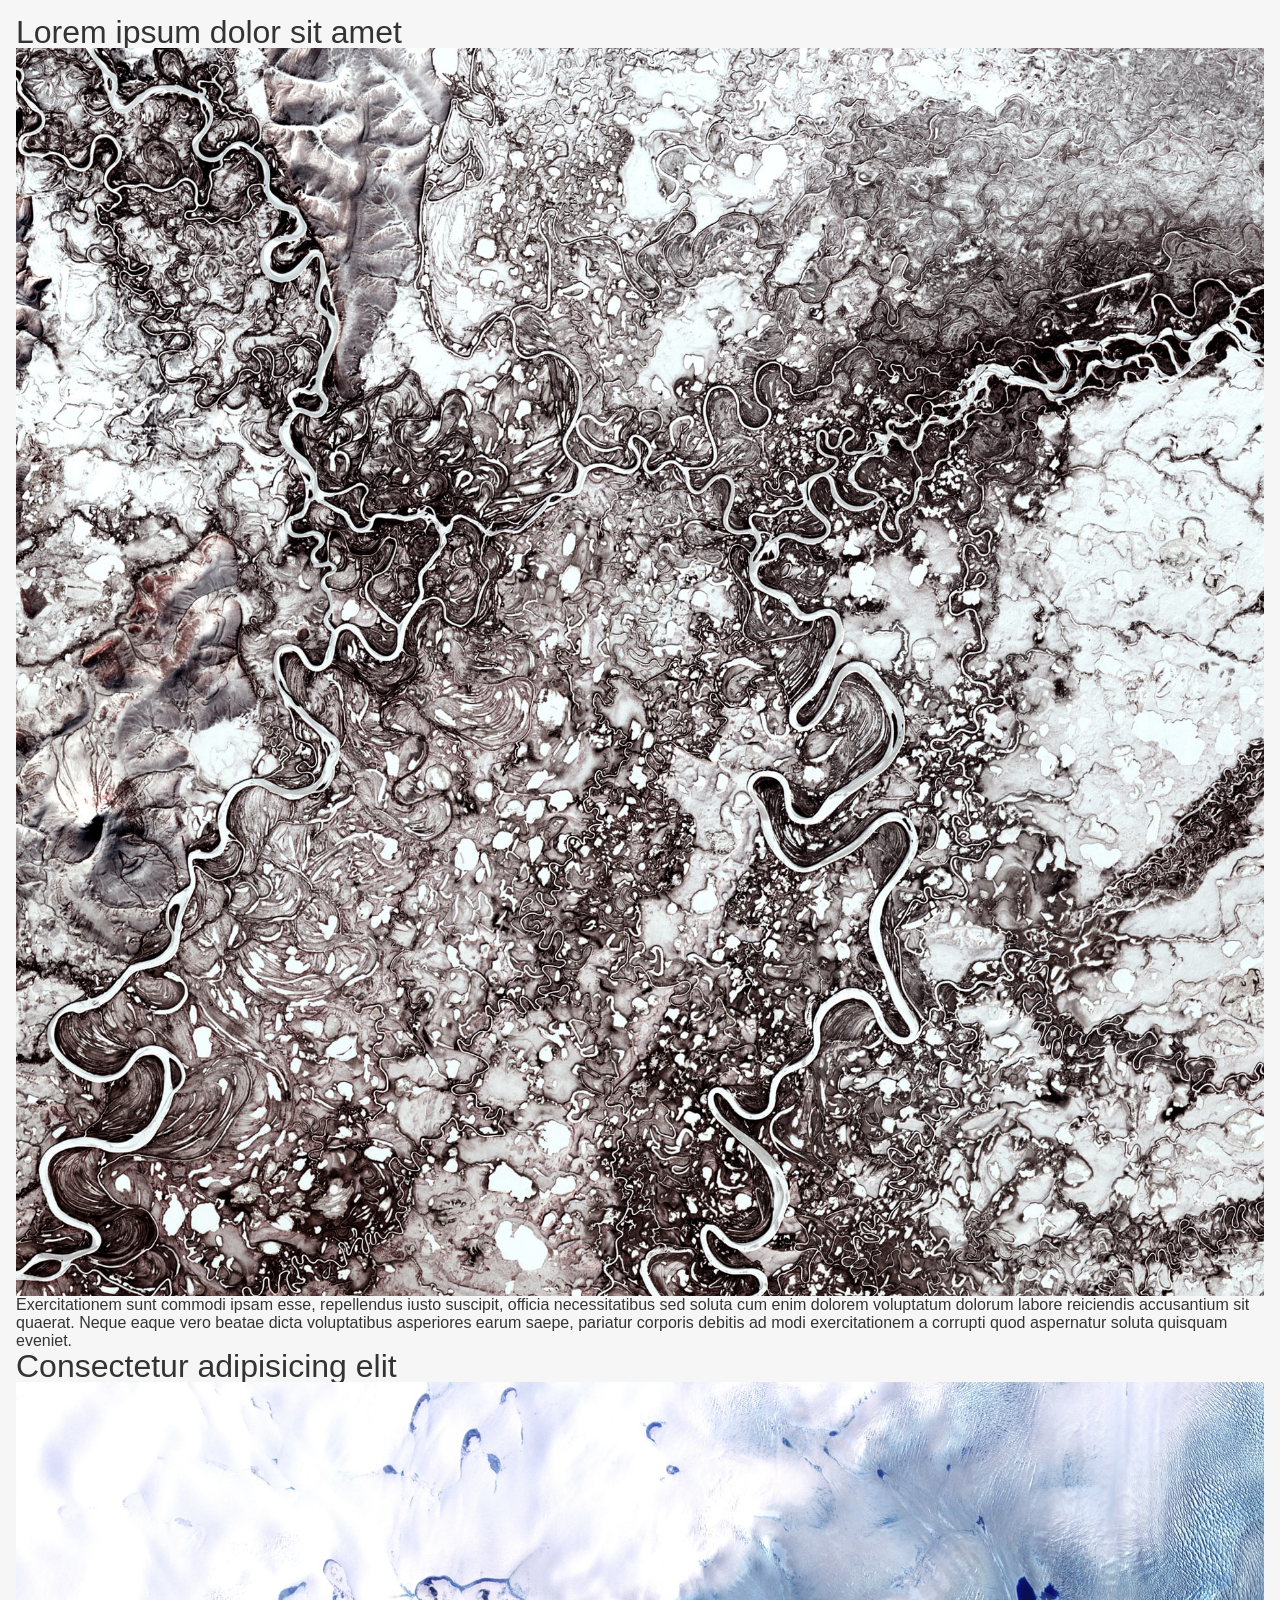
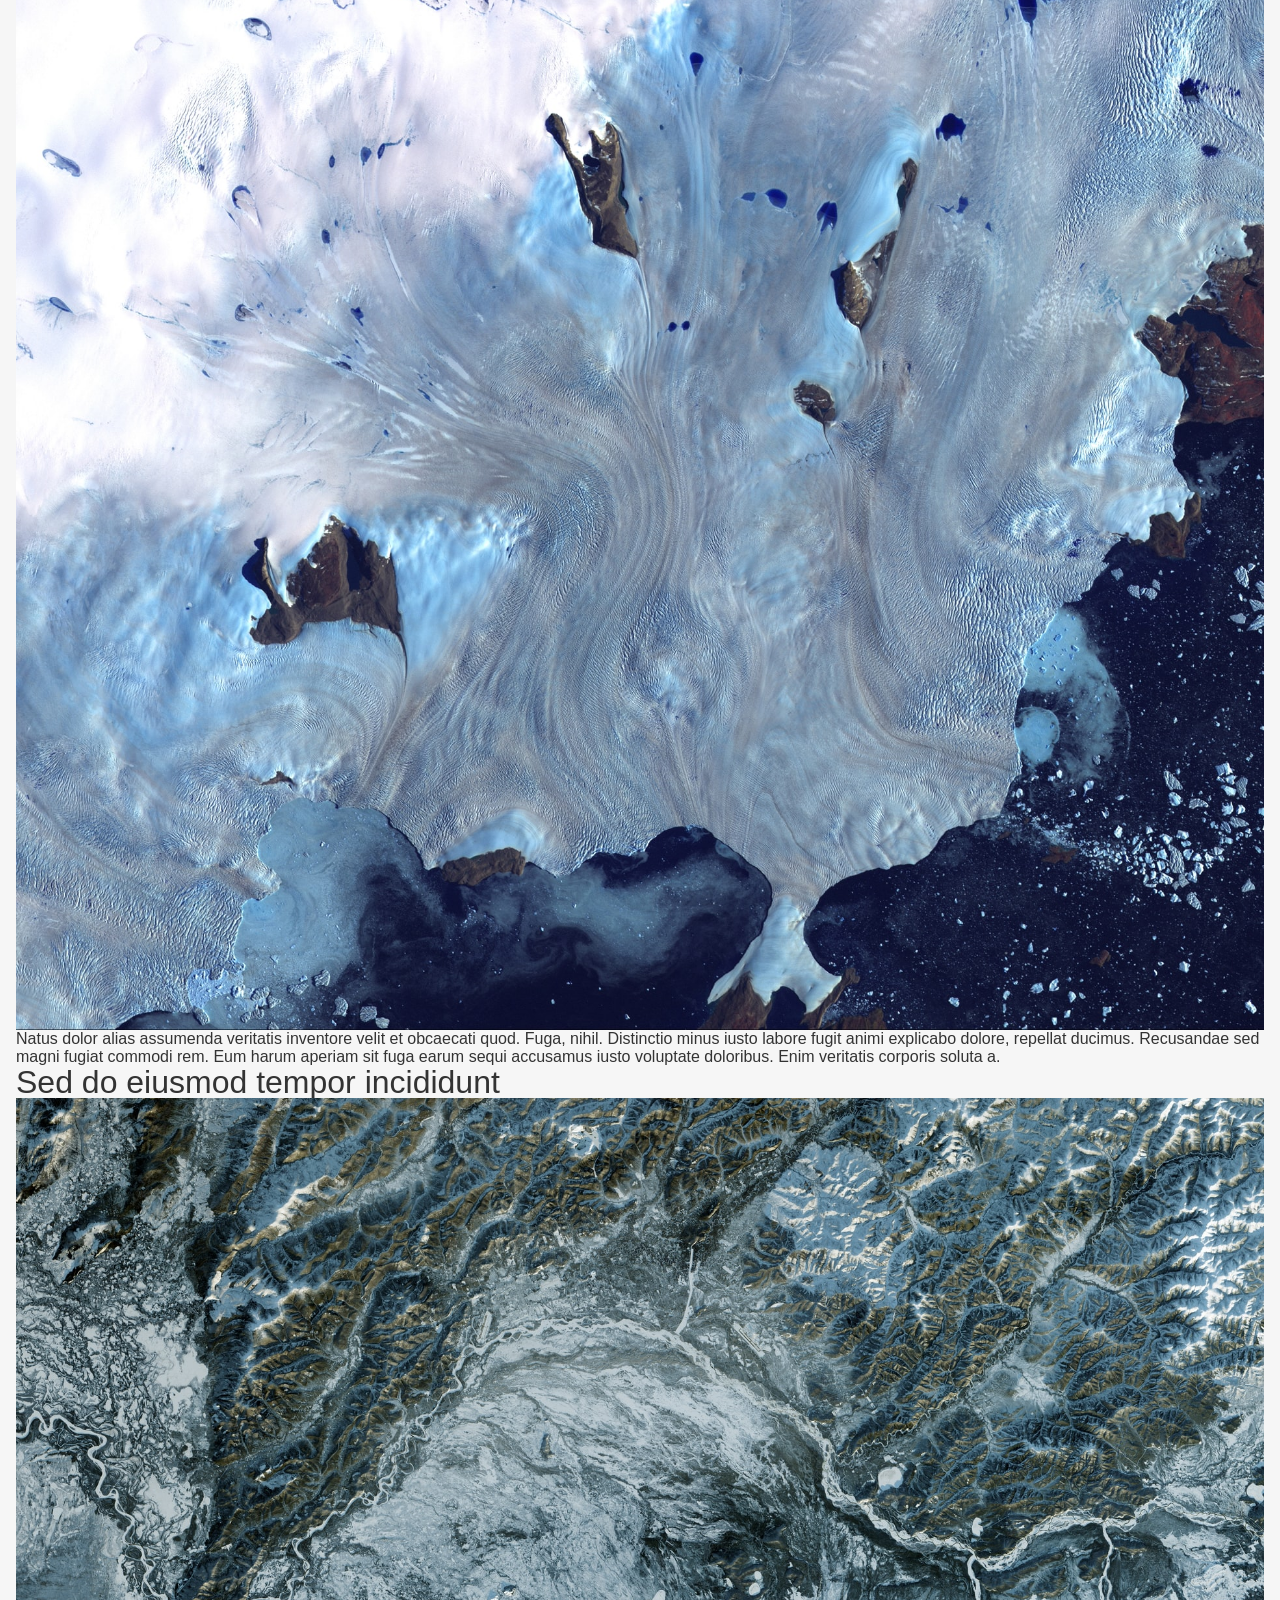
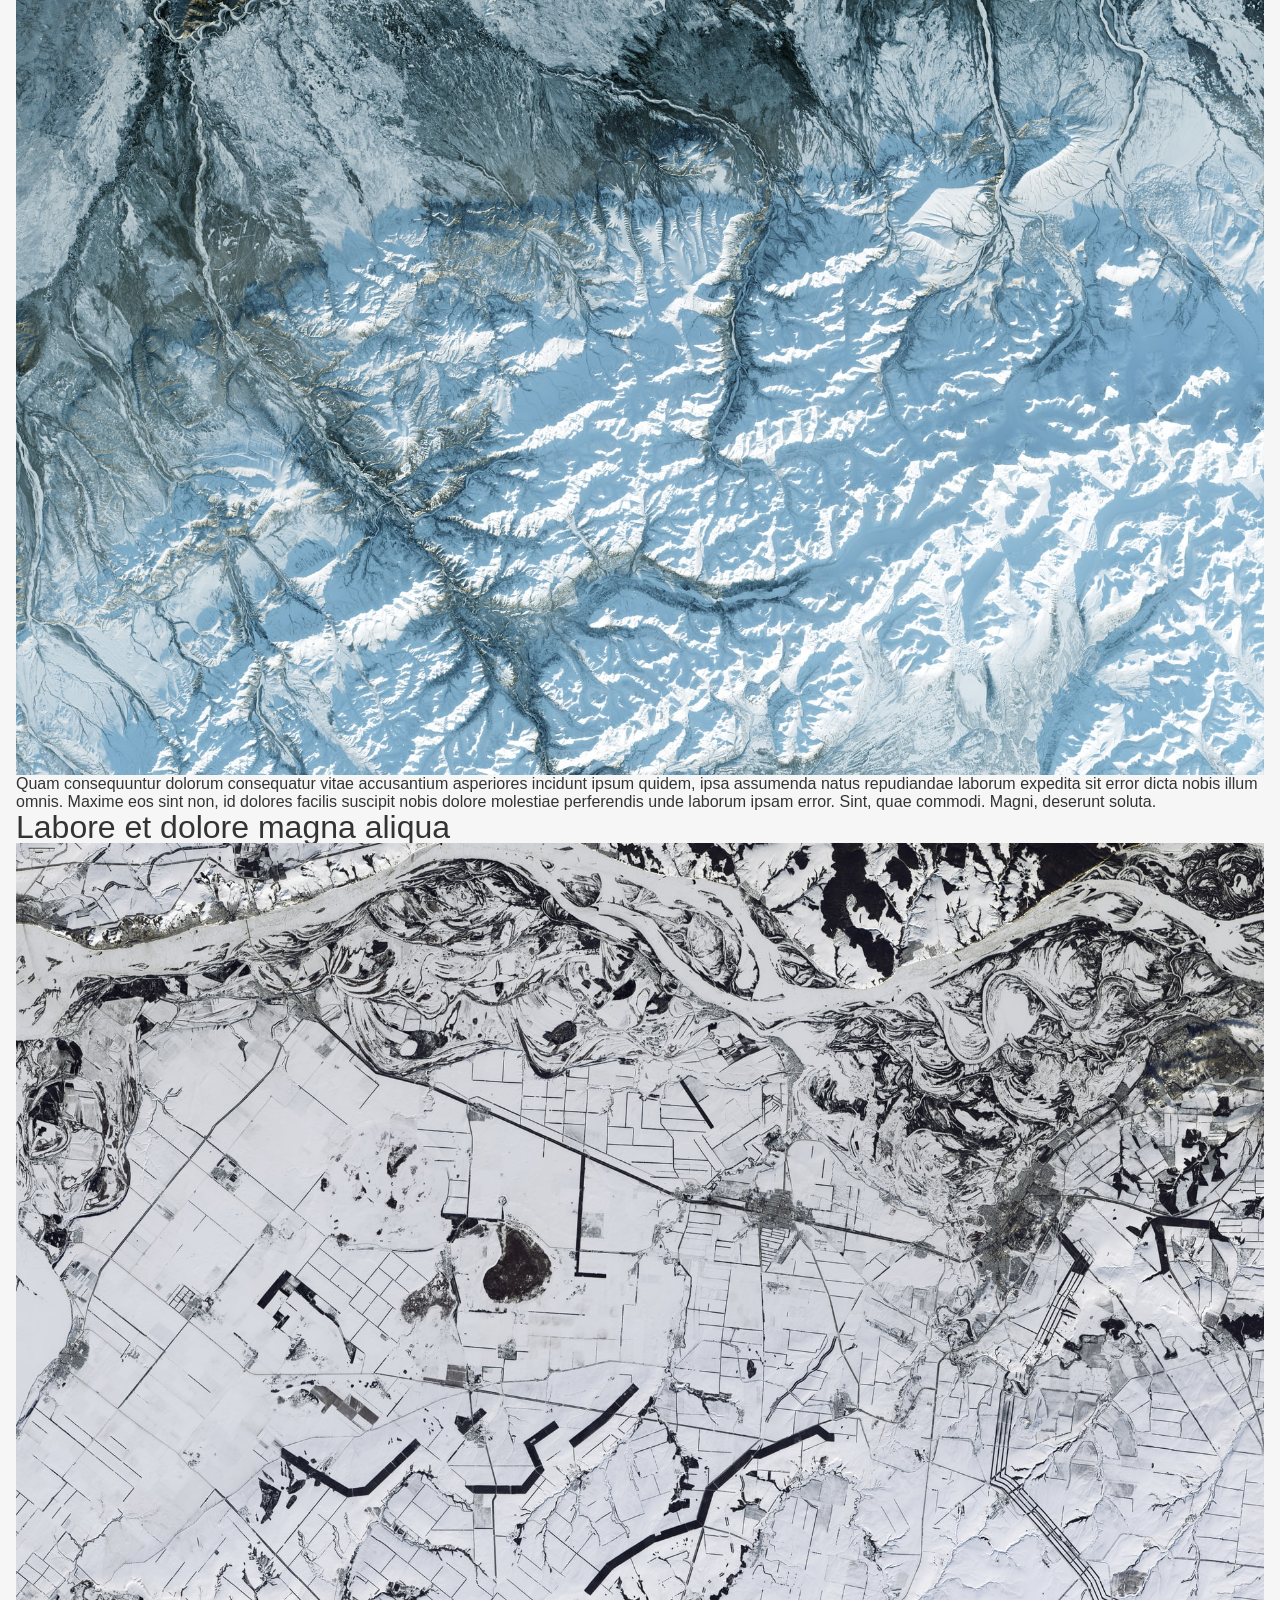
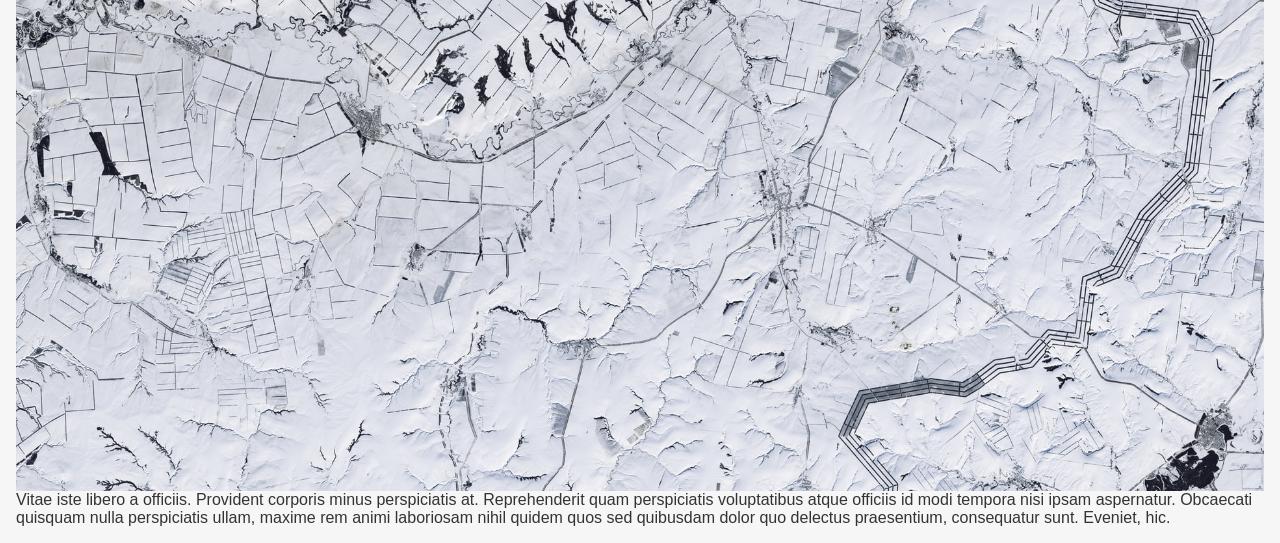
<file: _template.html>
<!DOCTYPE html>
<html lang="en" dir="ltr">
	<head>
		<meta charset="utf-8">
		<meta name="viewport" content="width=device-width, initial-scale=1.0">
		<title>template / example</title>

		<link rel="stylesheet" href="rsrc/style.css"> <!-- design, thème général -->
		<style media="screen">

			/* Fonction essentielle */

			

				/* moteur essentielle de mise en page de cette variation */
				
				/*
					description du fonctionnement CSS et HTML de cette mise en page.
					options ou paramètres supplémentaires.
					références vers la documentation.
				*/


			/*	-	-	-	-	-	-	-	-	-	-	-	-	-	-		-	-	-	-*/


			/* Style visuel et autres détails */

			

				/* habillage visuel et autres détails accessoires pour cette variation */

		</style>

	</head>
	<body>


			<h3>Lorem ipsum dolor sit amet</h3>
			<img src="rsrc/img1.jpg">
			<p>Exercitationem sunt commodi ipsam esse, repellendus iusto suscipit, officia necessitatibus sed soluta cum enim dolorem voluptatum dolorum labore reiciendis accusantium sit quaerat. Neque eaque vero beatae dicta voluptatibus asperiores earum saepe, pariatur corporis debitis ad modi exercitationem a corrupti quod aspernatur soluta quisquam eveniet.</p>


			<h3>Consectetur adipisicing elit</h3>
			<img src="rsrc/img2.jpg">
			<p>Natus dolor alias assumenda veritatis inventore velit et obcaecati quod. Fuga, nihil. Distinctio minus iusto labore fugit animi explicabo dolore, repellat ducimus. Recusandae sed magni fugiat commodi rem. Eum harum aperiam sit fuga earum sequi accusamus iusto voluptate doloribus. Enim veritatis corporis soluta a.</p>


			<h3>Sed do eiusmod tempor incididunt</h3>
			<img src="rsrc/img3.jpg">
			<p>Quam consequuntur dolorum consequatur vitae accusantium asperiores incidunt ipsum quidem, ipsa assumenda natus repudiandae laborum expedita sit error dicta nobis illum omnis. Maxime eos sint non, id dolores facilis suscipit nobis dolore molestiae perferendis unde laborum ipsam error. Sint, quae commodi. Magni, deserunt soluta.</p>


			<h3>Labore et dolore magna aliqua</h3>
			<img src="rsrc/img4.jpg">
			<p>Vitae iste libero a officiis. Provident corporis minus perspiciatis at. Reprehenderit quam perspiciatis voluptatibus atque officiis id modi tempora nisi ipsam aspernatur. Obcaecati quisquam nulla perspiciatis ullam, maxime rem animi laboriosam nihil quidem quos sed quibusdam dolor quo delectus praesentium, consequatur sunt. Eveniet, hic.</p>


	</body>
</html>
</file>
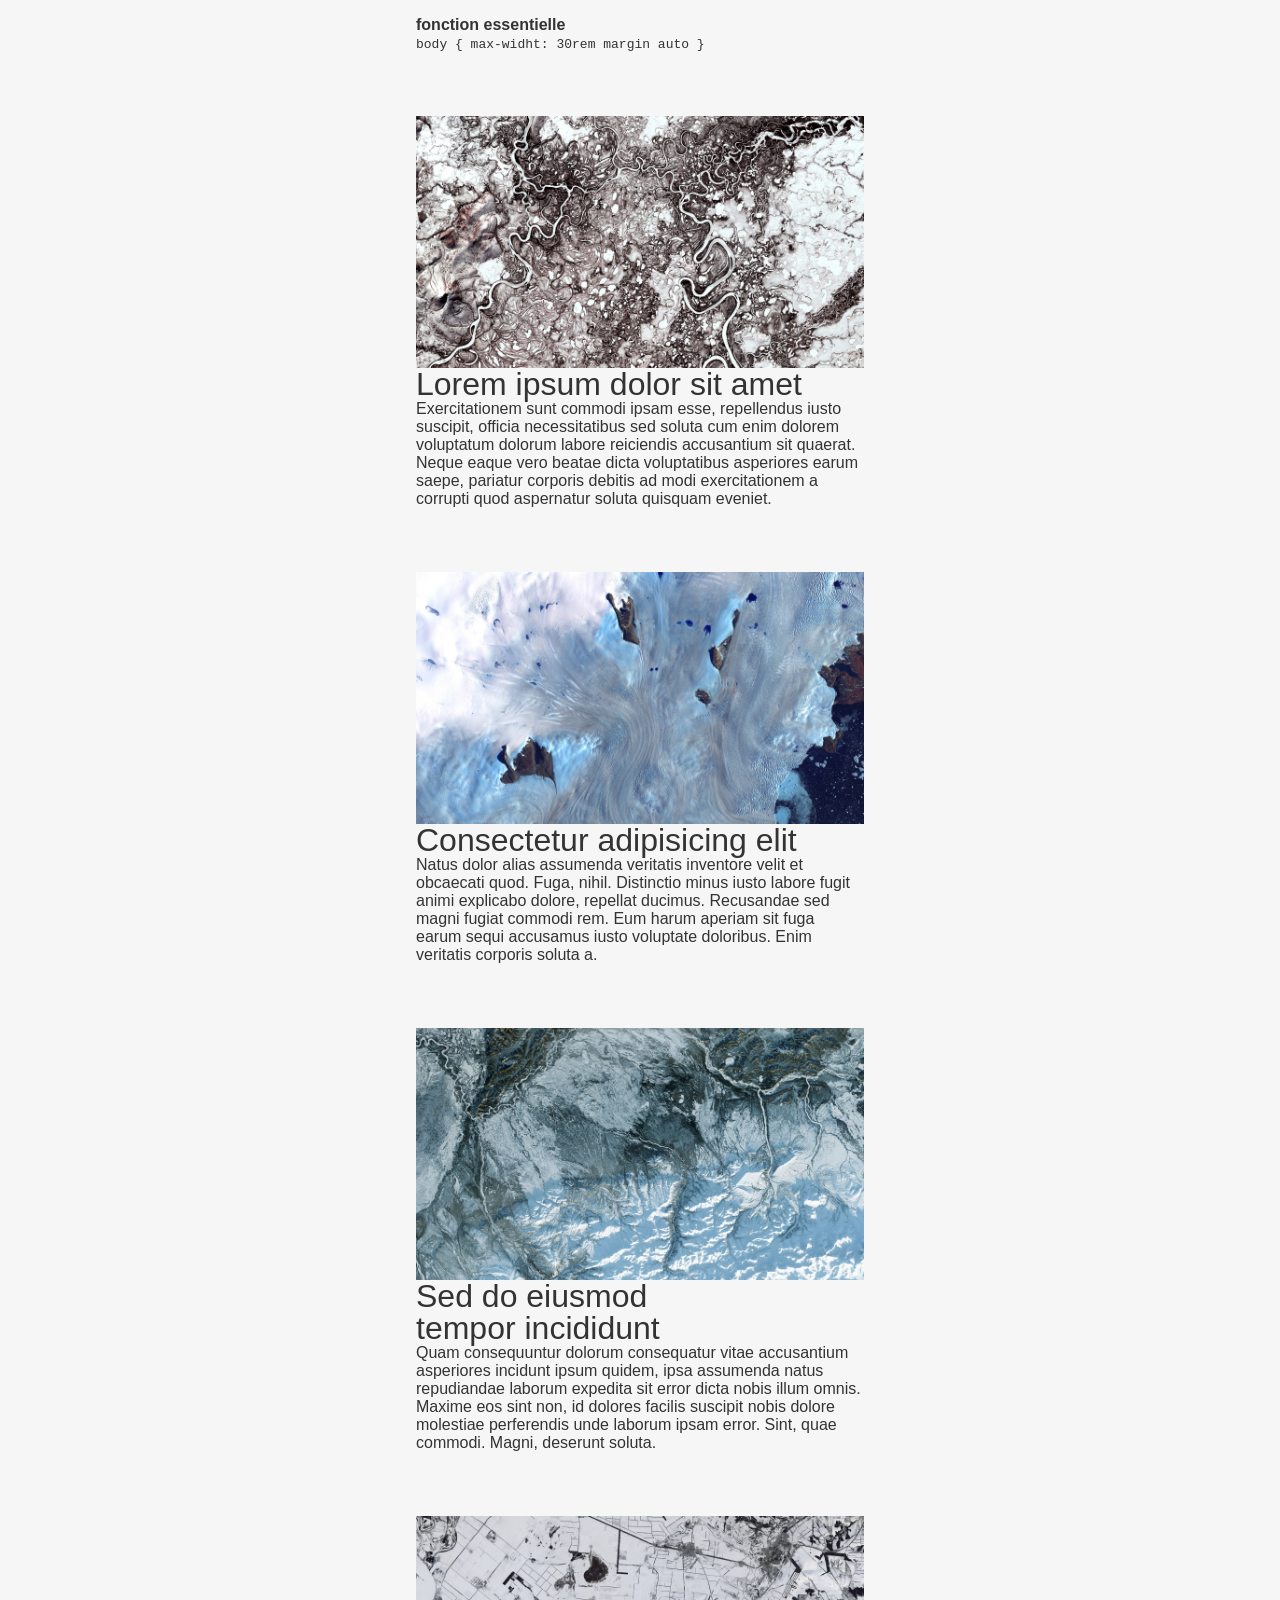
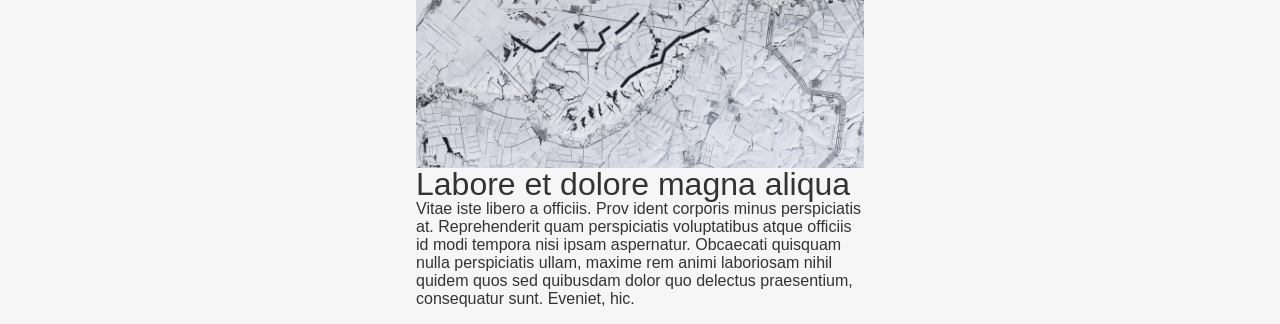
<file: layout-01-simple.html.html>
<!DOCTYPE html>
<html lang="en" dir="ltr">
	<head>
		<meta charset="utf-8">
		<meta name="viewport" content="width=device-width, initial-scale=1.0">
		<title>template / example</title>

		<link rel="stylesheet" href="rsrc/style.css"> <!-- design, thème général -->
		<style media="screen">

			/* Fonction essentielle */

			body{ max-width: 30rem; margin: auto;}

			

				/* moteur essentielle de mise en page de cette variation */
				
				/*
					description du fonctionnement CSS et HTML de cette mise en page.
					options ou paramètres supplémentaires.
					références vers la documentation.
				*/


			/*	-	-	-	-	-	-	-	-	-	-	-	-	-	-		-	-	-	-*/


			/* Style visuel et autres détails */

			img { aspect-ratio: 16/9;}

			img h3 p {margin-bottom: 1rem;}

			img { margin-top: 4rem;}

			h3 {text-wrap: balance;}

				/* habillage visuel et autres détails accessoires pour cette variation */

		</style>

	</head>
	<body>

		<div>
			<h4>fonction essentielle</h4>
			<code>body { max-widht: 30rem margin auto }</code>
		</div>

			<img src="rsrc/img1.jpg">
			<h3>Lorem ipsum dolor sit amet</h3>
			<p>Exercitationem sunt commodi ipsam esse, repellendus iusto suscipit, officia necessitatibus sed soluta cum enim dolorem voluptatum dolorum labore reiciendis accusantium sit quaerat. Neque eaque vero beatae dicta voluptatibus asperiores earum saepe, pariatur corporis debitis ad modi exercitationem a corrupti quod aspernatur soluta quisquam eveniet.</p>

			<img src="rsrc/img2.jpg">
			<h3>Consectetur adipisicing elit</h3>

			<p>Natus dolor alias assumenda veritatis inventore velit et obcaecati quod. Fuga, nihil. Distinctio minus iusto labore fugit animi explicabo dolore, repellat ducimus. Recusandae sed magni fugiat commodi rem. Eum harum aperiam sit fuga earum sequi accusamus iusto voluptate doloribus. Enim veritatis corporis soluta a.</p>

			<img src="rsrc/img3.jpg">
			<h3>Sed do eiusmod tempor incididunt</h3>

			<p>Quam consequuntur dolorum consequatur vitae accusantium asperiores incidunt ipsum quidem, ipsa assumenda natus repudiandae laborum expedita sit error dicta nobis illum omnis. Maxime eos sint non, id dolores facilis suscipit nobis dolore molestiae perferendis unde laborum ipsam error. Sint, quae commodi. Magni, deserunt soluta.</p>

			<img src="rsrc/img4.jpg">
			<h3>Labore et dolore magna aliqua</h3>

			<p>Vitae iste libero a officiis. Prov	ident corporis minus perspiciatis at. Reprehenderit quam perspiciatis voluptatibus atque officiis id modi tempora nisi ipsam aspernatur. Obcaecati quisquam nulla perspiciatis ullam, maxime rem animi laboriosam nihil quidem quos sed quibusdam dolor quo delectus praesentium, consequatur sunt. Eveniet, hic.</p>


	</body>
</html>
</file>
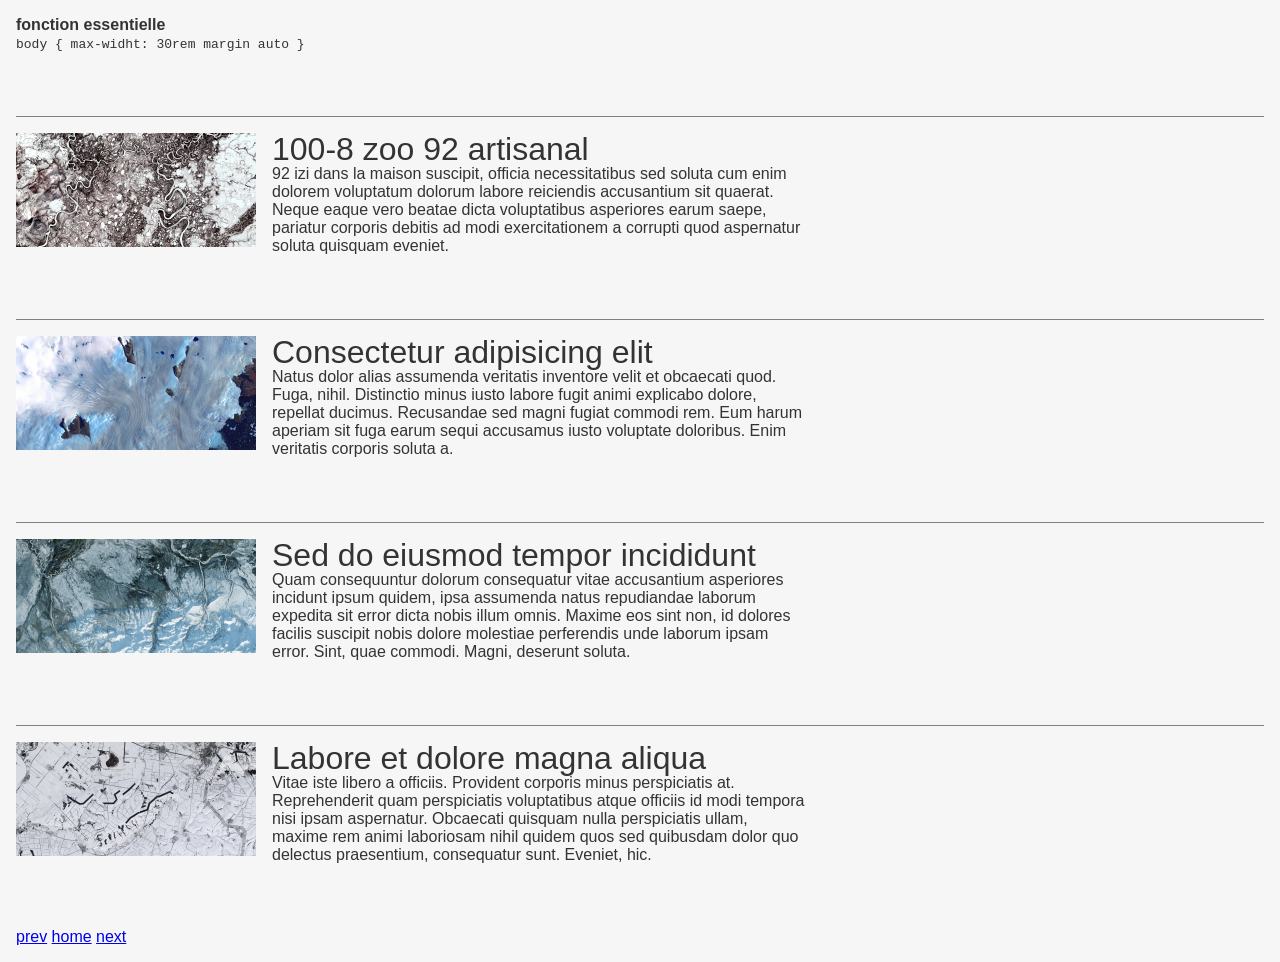
<file: layout-02-colonnes.html>
<!DOCTYPE html>
<html lang="en" dir="ltr">
	<head>
		<meta charset="utf-8">
		<meta name="viewport" content="width=device-width, initial-scale=1.0">
		<title>02 colonnes</title>

		<link rel="stylesheet" href="rsrc/style.css"> <!-- design, thème général -->
		<style media="screen">

			/* Fonction essentielle */
			section{display: flex;}

			

				/* moteur essentielle de mise en page de cette variation */
				
				/*
					description du fonctionnement CSS et HTML de cette mise en page.
					options ou paramètres supplémentaires.
					références vers la documentation.
				*/


			/*	-	-	-	-	-	-	-	-	-	-	-	-	-	-		-	-	-	-*/


			/* Bling */
			section {
				align-items: flex-start;
				/* dispay flex */
				gap: 1rem;
				margin: 4rem 0;
				border-top: 1px solid gray;
				padding-top: 1rem;
			}
			p{ max-width: 60ch;}

			.vignette{
				/* width 15rem */
				flex: 0 0 15rem;
				aspect-ratio: 19/9;
			}
			.vignette img{
				width: 100%;
				height: 100%;
				object-fit: cover;
			}

		</style>

		<div>
			<h4>fonction essentielle</h4>
			<code>body { max-widht: 30rem margin auto }</code>
		</div>
	</head>
	<body>

		<section>
			<div class="vignette">
				<img src="rsrc/img1.jpg">
			</div>
			<div class="description">
				<h3>100-8 zoo 92 artisanal</h3>
				<p>92 izi dans la maison suscipit, officia necessitatibus sed soluta cum enim dolorem voluptatum dolorum labore reiciendis accusantium sit quaerat. Neque eaque vero beatae dicta voluptatibus asperiores earum saepe, pariatur corporis debitis ad modi exercitationem a corrupti quod aspernatur soluta quisquam eveniet.</p>
			</div>
		</section>
		
		<section>
			<div class="vignette">
				<img src="rsrc/img2.jpg">
			</div>
			<div class="description">
				<h3>Consectetur adipisicing elit</h3>
				<p>Natus dolor alias assumenda veritatis inventore velit et obcaecati quod. Fuga, nihil. Distinctio minus iusto labore fugit animi explicabo dolore, repellat ducimus. Recusandae sed magni fugiat commodi rem. Eum harum aperiam sit fuga earum sequi accusamus iusto voluptate doloribus. Enim veritatis corporis soluta a.</p>
			</div>
			</section>

		<section>
			<div class="vignette">
				<img src="rsrc/img3.jpg">
			</div>
			<div class="description">
				<h3>Sed do eiusmod tempor incididunt</h3>
				<p>Quam consequuntur dolorum consequatur vitae accusantium asperiores incidunt ipsum quidem, ipsa assumenda natus repudiandae laborum expedita sit error dicta nobis illum omnis. Maxime eos sint non, id dolores facilis suscipit nobis dolore molestiae perferendis unde laborum ipsam error. Sint, quae commodi. Magni, deserunt soluta.</p>
			</div>
			</section>

		<section>
			<div class="vignette">
				<img src="rsrc/img4.jpg">
			</div>
			<div class="description">
				<h3>Labore et dolore magna aliqua</h3>
				<p>Vitae iste libero a officiis. Provident corporis minus perspiciatis at. Reprehenderit quam perspiciatis voluptatibus atque officiis id modi tempora nisi ipsam aspernatur. Obcaecati quisquam nulla perspiciatis ullam, maxime rem animi laboriosam nihil quidem quos sed quibusdam dolor quo delectus praesentium, consequatur sunt. Eveniet, hic.</p>
			</div>
			</section>

		<nav id="siteNav">
			<a href="layout-01-simple.html.html">prev</a>
			<a href="index.html">home</a>
			<a href="layout-03-zig-zag.html">next</a>
		</nav>

	</body>
</html>
</file>
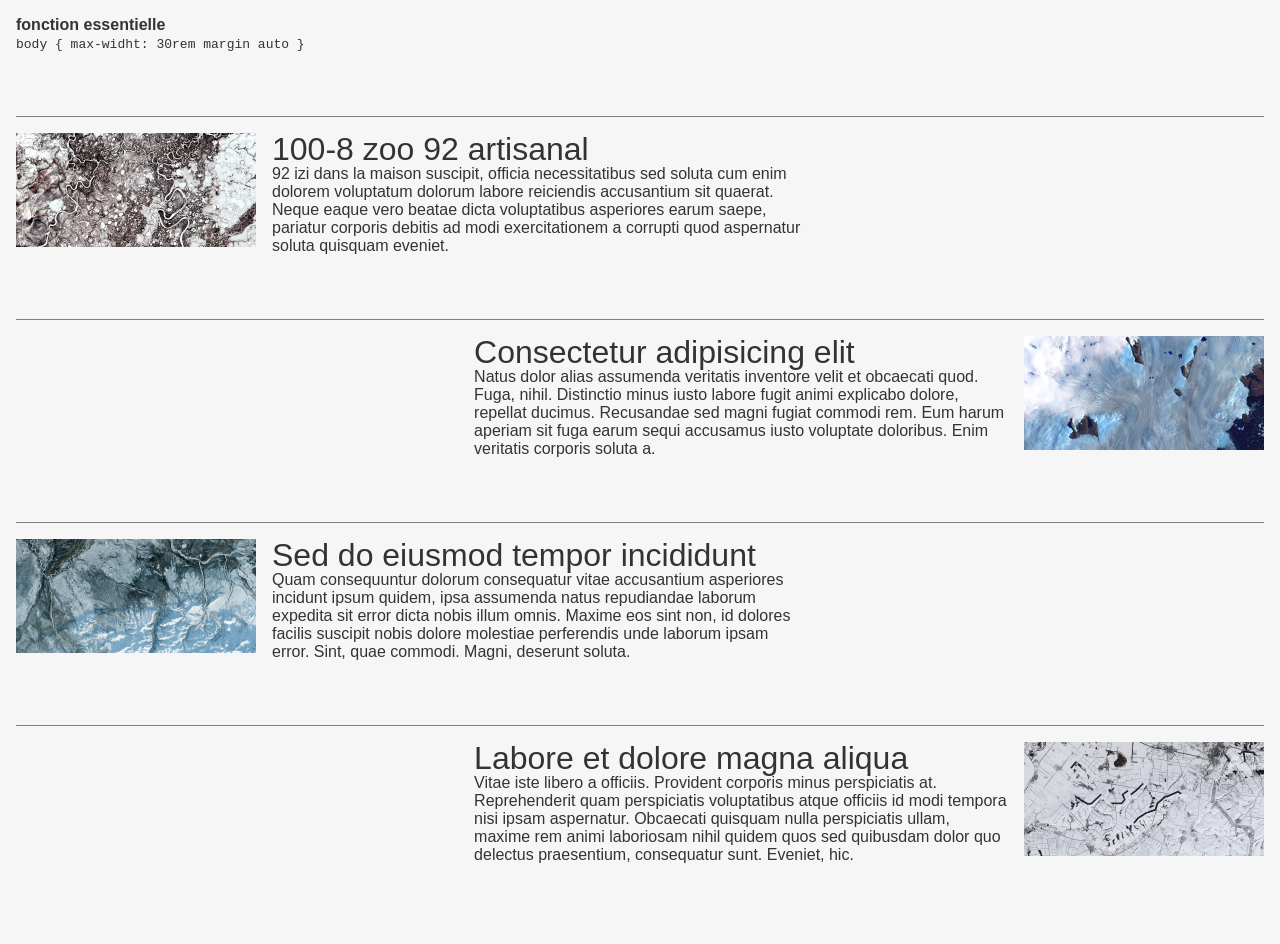
<file: layout-03-zig-zag.html>
<!DOCTYPE html>
<html lang="en" dir="ltr">
	<head>
		<meta charset="utf-8">
		<meta name="viewport" content="width=device-width, initial-scale=1.0">
		<title>03 zig-zag</title>

		<link rel="stylesheet" href="rsrc/style.css"> <!-- design, thème général -->
		<style media="screen">

			/* Fonction essentielle */
			section{display: flex;}
			section:nth-of-type(even) {flex-direction: row-reverse;}

			

				/* moteur essentielle de mise en page de cette variation */


			/*	-	-	-	-	-	-	-	-	-	-	-	-	-	-		-	-	-	-*/


			/* Bling */
			section {
				/* dispay flex */
				align-items: flex-start;
				gap: 1rem;
				margin: 4rem 0;
				border-top: 1px solid gray;
				padding-top: 1rem;
			}

			section:nth-of-type(even) {flex-direction: row-reverse;}
			
			p{ max-width: 60ch;}

			.vignette{
				/* width 15rem */
				flex: 0 0 15rem;
				aspect-ratio: 19/9;
			}
			.vignette img{
				width: 100%;
				height: 100%;
				object-fit: cover;
			}

		</style>

		<div>
			<h4>fonction essentielle</h4>
			<code>body { max-widht: 30rem margin auto }</code>
		</div>
	</head>
	<body>

		<section>
			<div class="vignette">
				<img src="rsrc/img1.jpg">
			</div>
			<div class="description">
				<h3>100-8 zoo 92 artisanal</h3>
				<p>92 izi dans la maison suscipit, officia necessitatibus sed soluta cum enim dolorem voluptatum dolorum labore reiciendis accusantium sit quaerat. Neque eaque vero beatae dicta voluptatibus asperiores earum saepe, pariatur corporis debitis ad modi exercitationem a corrupti quod aspernatur soluta quisquam eveniet.</p>
			</div>
		</section>
		
		<section>
			<div class="vignette">
				<img src="rsrc/img2.jpg">
			</div>
			<div class="description">
				<h3>Consectetur adipisicing elit</h3>
				<p>Natus dolor alias assumenda veritatis inventore velit et obcaecati quod. Fuga, nihil. Distinctio minus iusto labore fugit animi explicabo dolore, repellat ducimus. Recusandae sed magni fugiat commodi rem. Eum harum aperiam sit fuga earum sequi accusamus iusto voluptate doloribus. Enim veritatis corporis soluta a.</p>
			</div>
			</section>

		<section>
			<div class="vignette">
				<img src="rsrc/img3.jpg">
			</div>
			<div class="description">
				<h3>Sed do eiusmod tempor incididunt</h3>
				<p>Quam consequuntur dolorum consequatur vitae accusantium asperiores incidunt ipsum quidem, ipsa assumenda natus repudiandae laborum expedita sit error dicta nobis illum omnis. Maxime eos sint non, id dolores facilis suscipit nobis dolore molestiae perferendis unde laborum ipsam error. Sint, quae commodi. Magni, deserunt soluta.</p>
			</div>
			</section>

		<section>
			<div class="vignette">
				<img src="rsrc/img4.jpg">
			</div>
			<div class="description">
				<h3>Labore et dolore magna aliqua</h3>
				<p>Vitae iste libero a officiis. Provident corporis minus perspiciatis at. Reprehenderit quam perspiciatis voluptatibus atque officiis id modi tempora nisi ipsam aspernatur. Obcaecati quisquam nulla perspiciatis ullam, maxime rem animi laboriosam nihil quidem quos sed quibusdam dolor quo delectus praesentium, consequatur sunt. Eveniet, hic.</p>
			</div>
			</section>

	</body>
</html>
</file>
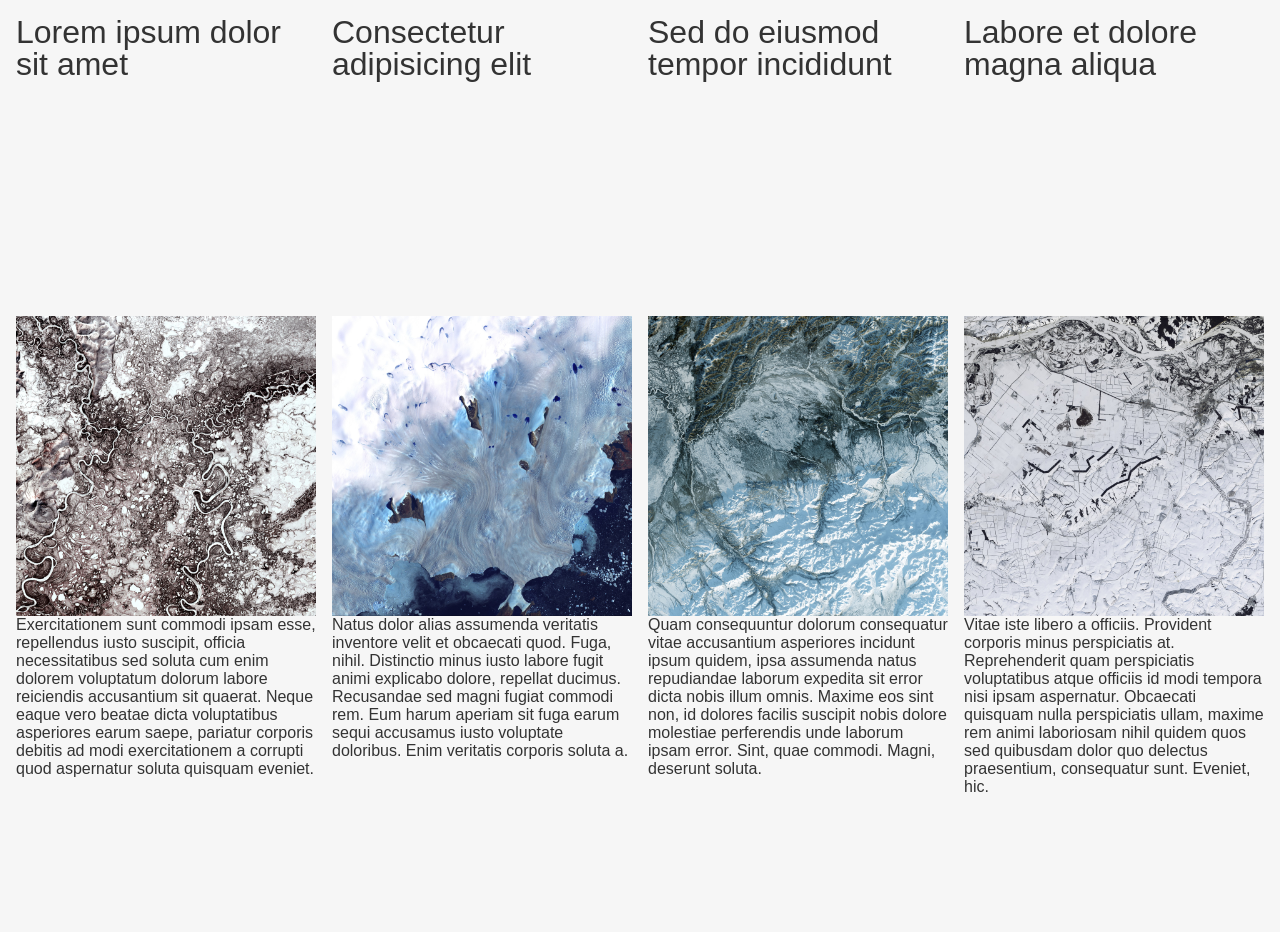
<file: layout-04.html>
<!DOCTYPE html>
<html lang="en" dir="ltr">
	<head>
		<meta charset="utf-8">
		<meta name="viewport" content="width=device-width, initial-scale=1.0">
		<title>template / example</title>

		<link rel="stylesheet" href="rsrc/style.css"> <!-- design, thème général -->
		<style media="screen">

			/* Fonction essentielle */

			body {display: flex;}




			/*	-	-	-	-	-	-	-	-	-	-	-	-	-	-		-	-	-	-*/


			/* Style visuel et autres détails */

			body {gap: 1rem;
			}
			section {
				flex: 1;
			}
			h3, img, p {
				aspect-ratio: 1;
			}

			/* version mobile */
			@media (max-width: 640px)
			{
				body {flex-direction: column;}
			}


		</style>

	</head>
	<body>

		<section>
			<h3>Lorem ipsum dolor sit amet</h3>
			<img src="rsrc/img1.jpg">
			<p>Exercitationem sunt commodi ipsam esse, repellendus iusto suscipit, officia necessitatibus sed soluta cum enim dolorem voluptatum dolorum labore reiciendis accusantium sit quaerat. Neque eaque vero beatae dicta voluptatibus asperiores earum saepe, pariatur corporis debitis ad modi exercitationem a corrupti quod aspernatur soluta quisquam eveniet.</p>
		</section>
		
		<section>
			<h3>Consectetur adipisicing elit</h3>
			<img src="rsrc/img2.jpg">
			<p>Natus dolor alias assumenda veritatis inventore velit et obcaecati quod. Fuga, nihil. Distinctio minus iusto labore fugit animi explicabo dolore, repellat ducimus. Recusandae sed magni fugiat commodi rem. Eum harum aperiam sit fuga earum sequi accusamus iusto voluptate doloribus. Enim veritatis corporis soluta a.</p>

		</section>
		
		<section>
			<h3>Sed do eiusmod tempor incididunt</h3>
			<img src="rsrc/img3.jpg">
			<p>Quam consequuntur dolorum consequatur vitae accusantium asperiores incidunt ipsum quidem, ipsa assumenda natus repudiandae laborum expedita sit error dicta nobis illum omnis. Maxime eos sint non, id dolores facilis suscipit nobis dolore molestiae perferendis unde laborum ipsam error. Sint, quae commodi. Magni, deserunt soluta.</p>

		</section>
		
		<section>
						<h3>Labore et dolore magna aliqua</h3>
			<img src="rsrc/img4.jpg">
			<p>Vitae iste libero a officiis. Provident corporis minus perspiciatis at. Reprehenderit quam perspiciatis voluptatibus atque officiis id modi tempora nisi ipsam aspernatur. Obcaecati quisquam nulla perspiciatis ullam, maxime rem animi laboriosam nihil quidem quos sed quibusdam dolor quo delectus praesentium, consequatur sunt. Eveniet, hic.</p>
		</section>


	</body>
</html>
</file>
<file: rsrc/style.css>
/*	-	-	-	-	-	-	-	-	-	-	*/
/* Style visuel global pour le projet */


/* Import */
@import url('https://rsms.me/inter/inter.css');




/* Reset */
* { box-sizing: border-box; margin:0; }
img { max-width: 100%; display: block; object-fit: cover; }




/* Typo */

body { font-family: InterVariable, sans-serif; }

h3{
	font-size: 2rem;
	line-height: 100%;
	font-weight: 200;
}




/* Couleur */

html {
	color: #333;
	background-color: #F6F6F6;
}




/* Géometrie & Mise en page */

body{
	padding: 1rem;
}

/* Navigation */
#siteNav{
	
}
</file>
